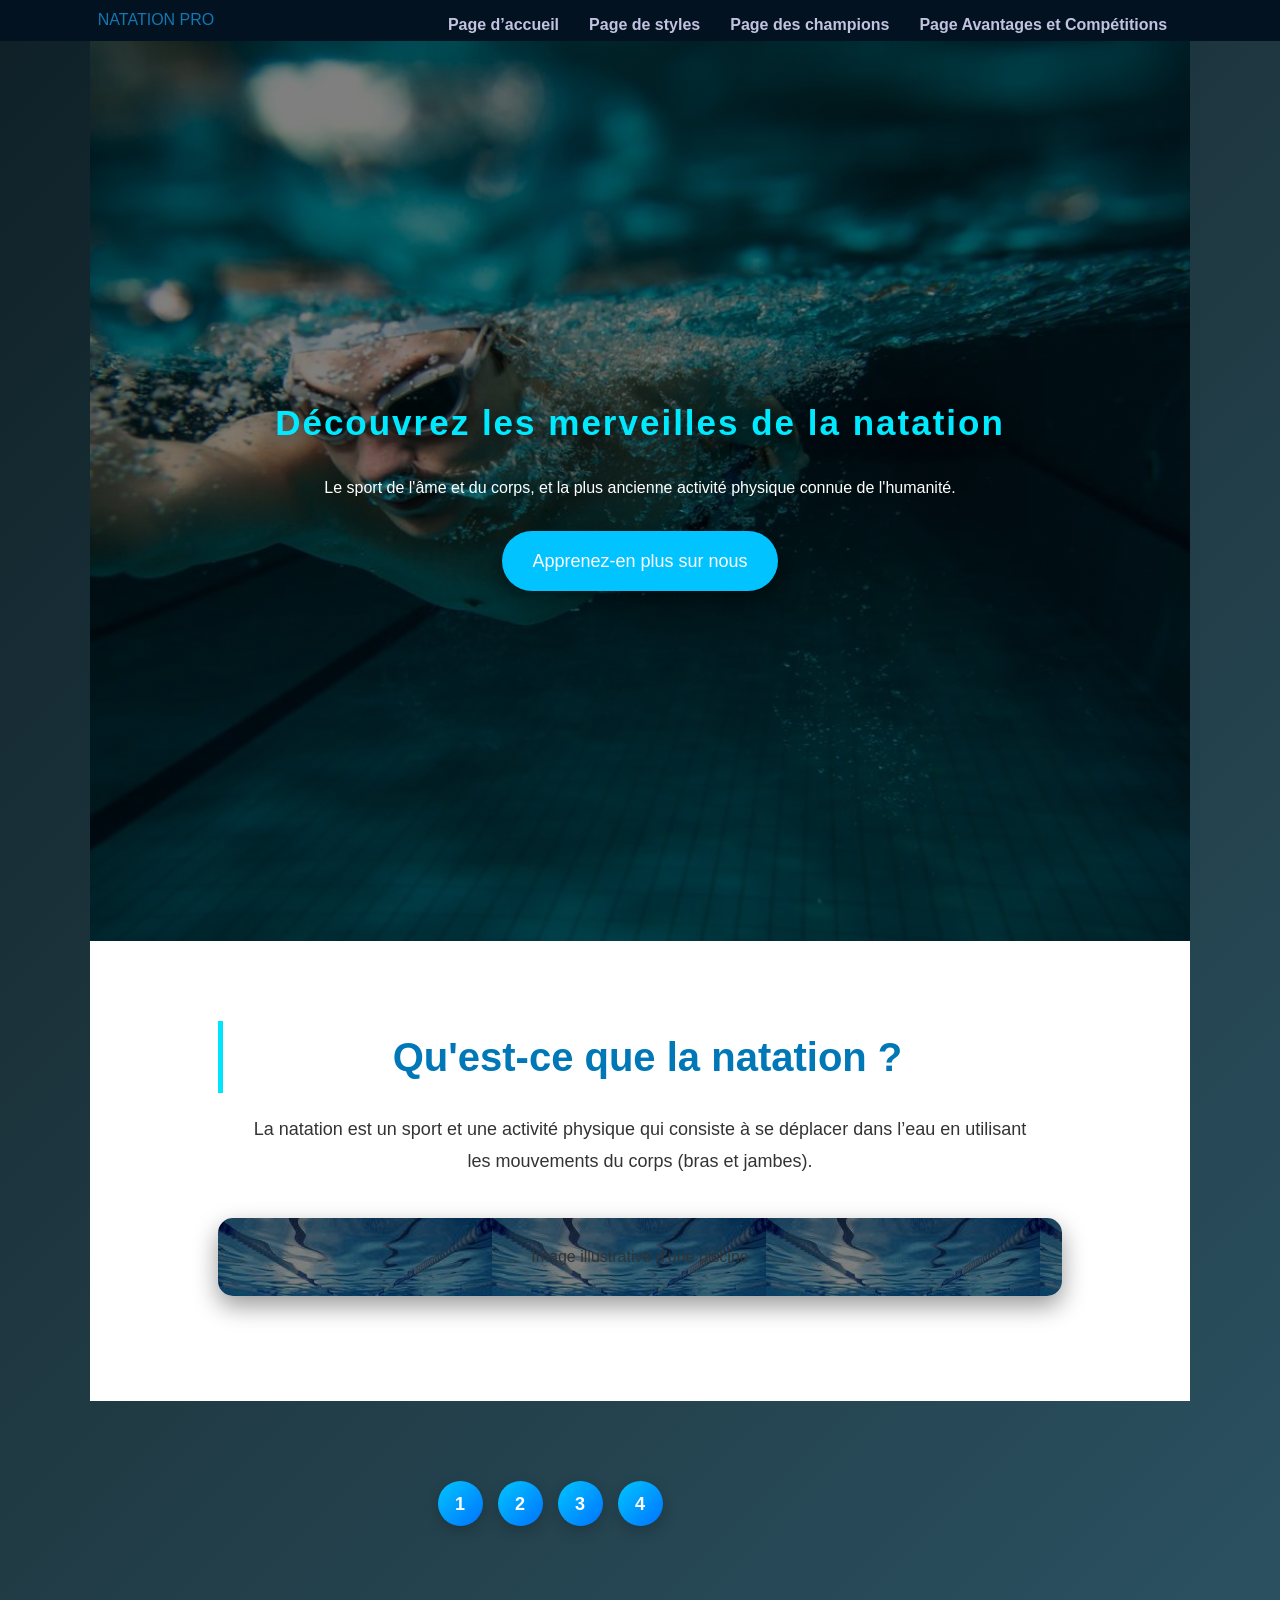
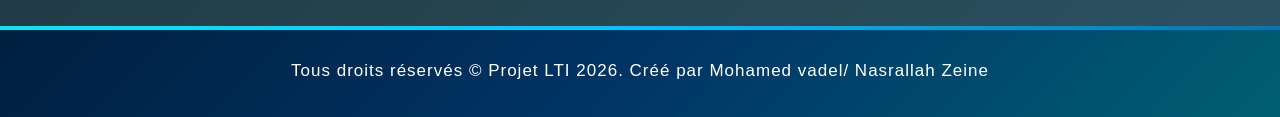
<file: projes html exemene/index.html>
<!DOCTYPE html>
<html lang="fr">
<head>
    <meta charset="UTF-8">
    <meta name="viewport" content="width=device-width, initial-scale=1.0">
    <title>LE MONDE DE LA NATATION</title>
    <link rel="stylesheet" href="style.css">
</head>
<body>
    <header>
      <nav>
         <div class="logo">NATATION PRO</div>
          <ul>
             <li><a href="index.html"> Page d’accueil</a></li>
             <li><a href="styles.html">Page de styles </a></li>
             <li><a href="champions.html">Page des champions</a></li>
             <li><a href="benefits.html">Page Avantages et Compétitions </a> </li>
          </ul>
      </nav>
    </header>
  <Main>
    <Section class="hero" >
        <H1>
            Découvrez les merveilles de la natation
        </H1>
        <P>Le sport de l'âme et du corps, et la plus ancienne activité physique connue de l'humanité.</P>
        <a href="#about" class="btn">Apprenez-en plus sur nous</a>
    </Section>
    <section id="about" class="conten ">
        <h2>
            Qu'est-ce que la natation ?
        </h2>
        <P>
              La natation est un sport et une activité physique qui consiste à se déplacer dans l’eau en utilisant les mouvements du corps (bras et jambes).
        </p>
          <DIv img src="IMAGE/0.jpeg" class="img"> Image illustrative d'une piscine</DIv>
          
          
    </section>
  </Main>
  <section class="bt">
    <a  href="index.html" class="b">1</a>
    <a  href="styles.html" class="b">2</a>
    <a  href="champions.html" class="b">3</a>
    <a  href="benefits.html" class="b">4</a>
  </section>
    <footer>
        <p>Tous droits réservés © Projet LTI 2026. Créé par Mohamed vadel/ Nasrallah Zeine</p>
    </footer>
</body>
</html>
</file>
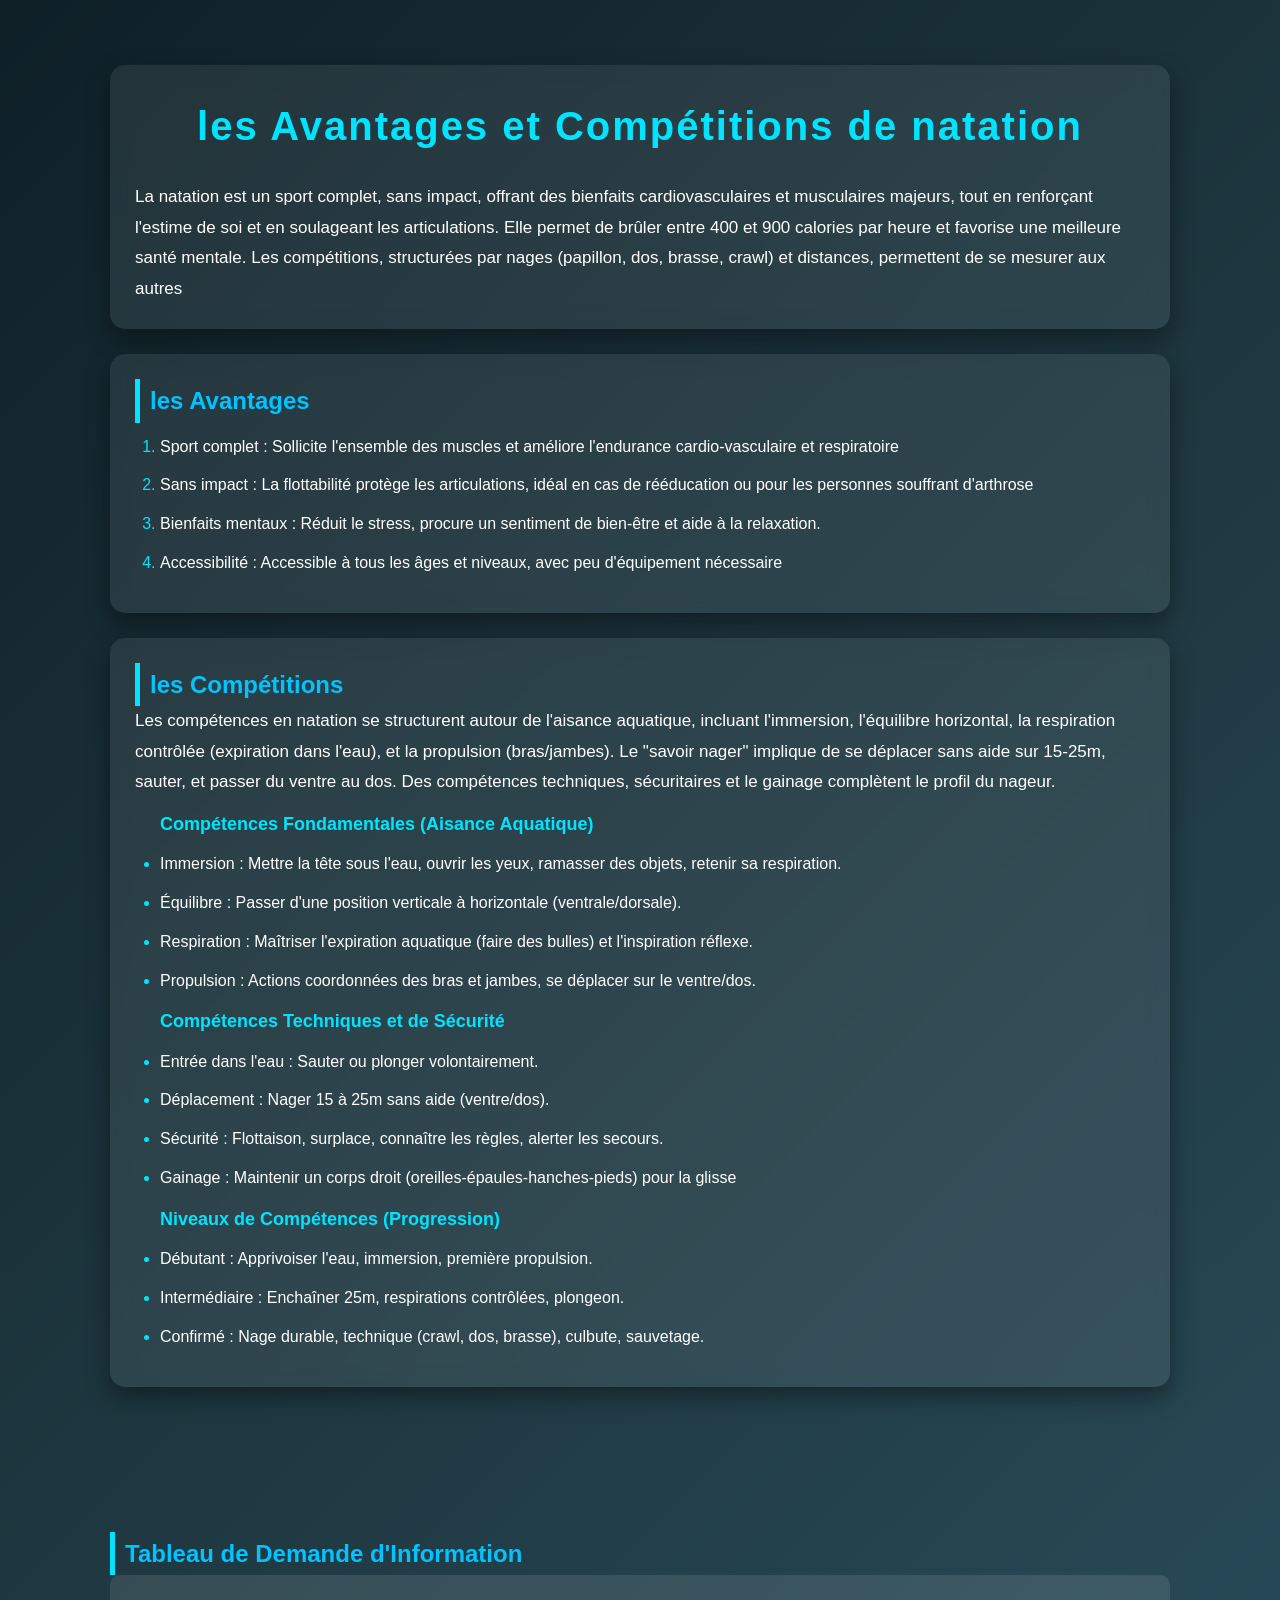
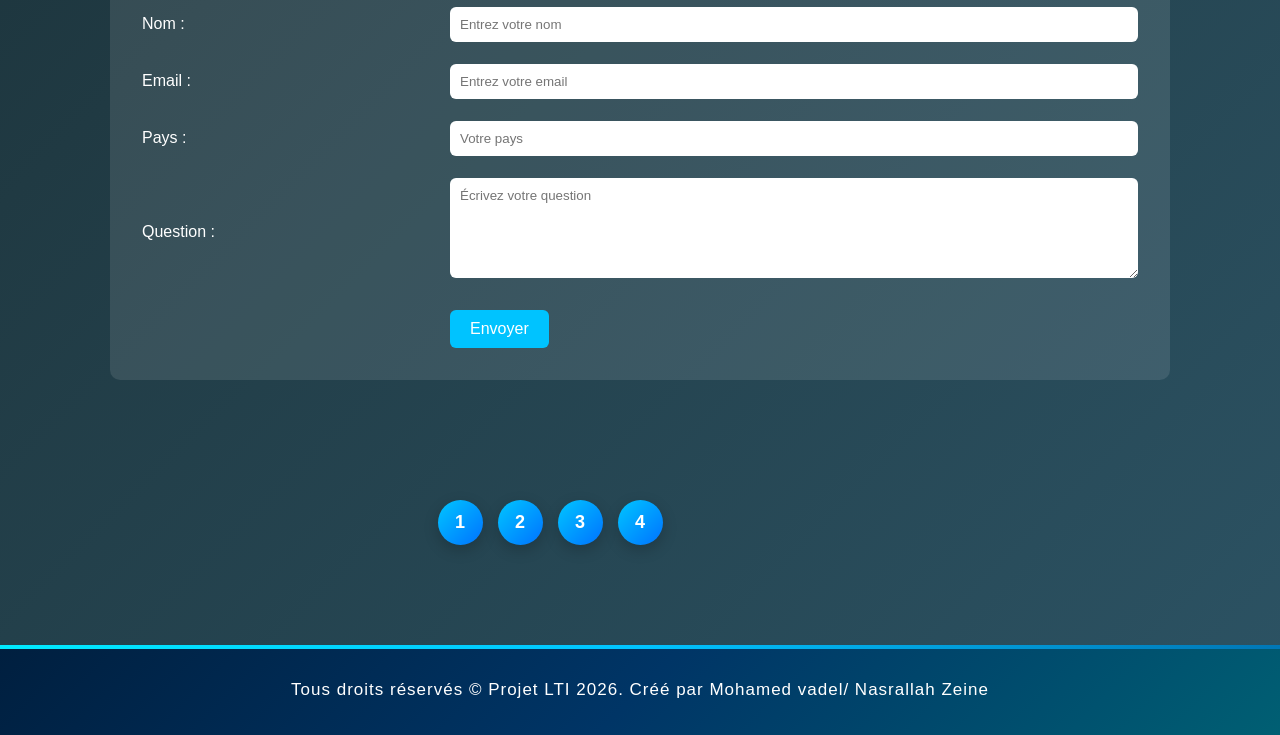
<file: projes html exemene/benefits.html>
<!DOCTYPE html>
<html lang="en">
<head>
    <meta charset="UTF-8">
    <meta name="viewport" content="width=device-width, initial-scale=1.0">
    <title>LE MONDE DE LA NATATION</title>
     <link rel="stylesheet" href="style.css">
</head>
<body>
    <section>
       <div> <h1>
            les Avantages et Compétitions de natation
        </h1>
        <p>La natation est un sport complet, sans impact, offrant des bienfaits cardiovasculaires et musculaires majeurs, tout en renforçant l'estime de soi et en soulageant les articulations. Elle permet de brûler entre 400 et 900 calories par heure et favorise une meilleure santé mentale. Les compétitions, structurées par nages (papillon, dos, brasse, crawl) et distances, permettent de se mesurer aux autres</p>
    </div>
    <div>
        <h2> les Avantages</h2>
        <ol>
            <li>Sport complet : Sollicite l'ensemble des muscles et améliore l'endurance cardio-vasculaire et respiratoire</li>
            <li>Sans impact : La flottabilité protège les articulations, idéal en cas de rééducation ou pour les personnes souffrant d'arthrose</li>
            <li>Bienfaits mentaux : Réduit le stress, procure un sentiment de bien-être et aide à la relaxation.</li>
            <li>Accessibilité : Accessible à tous les âges et niveaux, avec peu d'équipement nécessaire</li>
            
        </ol>
     </div>
     <div>
       <h2>
           les  Compétitions
       </h2>
       <p>
             Les compétences en natation se structurent autour de l'aisance aquatique, incluant l'immersion, l'équilibre horizontal, la respiration contrôlée (expiration dans l'eau), et la propulsion (bras/jambes). Le "savoir nager" implique de se déplacer sans aide sur 15-25m, sauter, et passer du ventre au dos. Des compétences techniques, sécuritaires et le gainage complètent le profil du nageur.
       </p>
       <ul>
            <lh>
              Compétences Fondamentales (Aisance Aquatique)
            </lh>
            <li>Immersion : Mettre la tête sous l'eau, ouvrir les yeux, ramasser des objets, retenir sa respiration.</li>
            <li>Équilibre : Passer d'une position verticale à horizontale (ventrale/dorsale).</li>
            <li> Respiration : Maîtriser l'expiration aquatique (faire des bulles) et l'inspiration réflexe. </li>
            <li> Propulsion : Actions coordonnées des bras et jambes, se déplacer sur le ventre/dos. </li>
        </ul>
        <ul>
           <lh>Compétences Techniques et de Sécurité</lh> 
           <li>Entrée dans l'eau : Sauter ou plonger volontairement.</li>
           <li>Déplacement : Nager 15 à 25m sans aide (ventre/dos).</li>
           <li> Sécurité : Flottaison, surplace, connaître les règles, alerter les secours.</li>
           <li> Gainage : Maintenir un corps droit (oreilles-épaules-hanches-pieds) pour la glisse</li>
        </ul>
        <ul>
           <lh>Niveaux de Compétences (Progression)</lh> 
           <li>Débutant : Apprivoiser l'eau, immersion, première propulsion.</li>
           <li>Intermédiaire : Enchaîner 25m, respirations contrôlées, plongeon.</li>
           <li> Confirmé : Nage durable, technique (crawl, dos, brasse), culbute, sauvetage. </li>
        </ul>
    </div>   

    </section>
     <section class="contact">
    <h2>Tableau de Demande d'Information</h2>

    <form>
        <table>
            <tr>
                <td>Nom :</td>
                <td><input type="text" placeholder="Entrez votre nom"></td>
            </tr>

            <tr>
                <td>Email :</td>
                <td><input type="email" placeholder="Entrez votre email"></td>
            </tr>

            <tr>
                <td>Pays :</td>
                <td><input type="text" placeholder="Votre pays"></td>
            </tr>

            <tr>
                <td>Question :</td>
                <td><textarea placeholder="Écrivez votre question"></textarea></td>
            </tr>

            <tr>
                <td></td>
                <td><button type="submit">Envoyer</button></td>
            </tr>
        </table>
    </form>
</section>
<section class="bt">
    <a  href="index.html" class="b">1</a>
    <a  href="styles.html" class="b">2</a>
    <a  href="champions.html" class="b">3</a>
    <a  href="benefits.html" class="b">4</a>
  </section>
    <footer>
        <p>Tous droits réservés © Projet LTI 2026. Créé par Mohamed vadel/ Nasrallah Zeine</p>
    </footer>
</body>
</html>
</file>
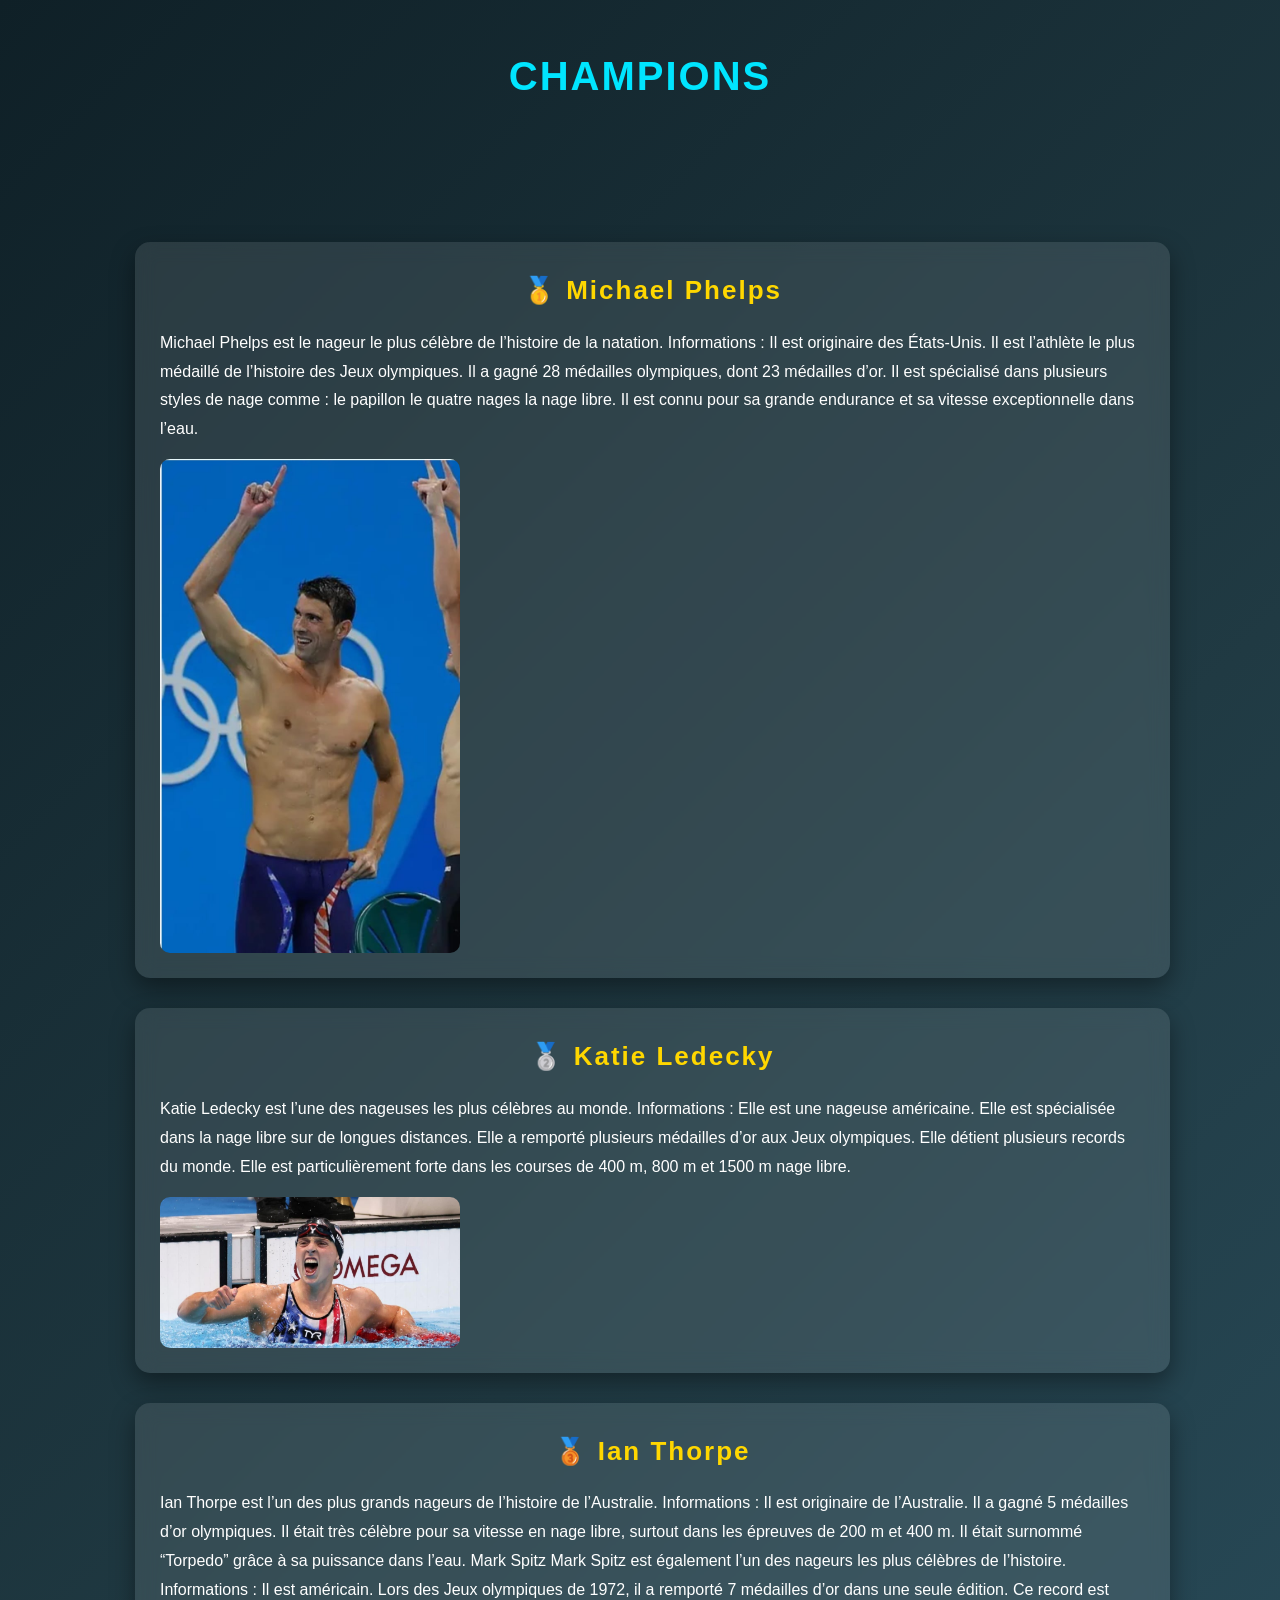
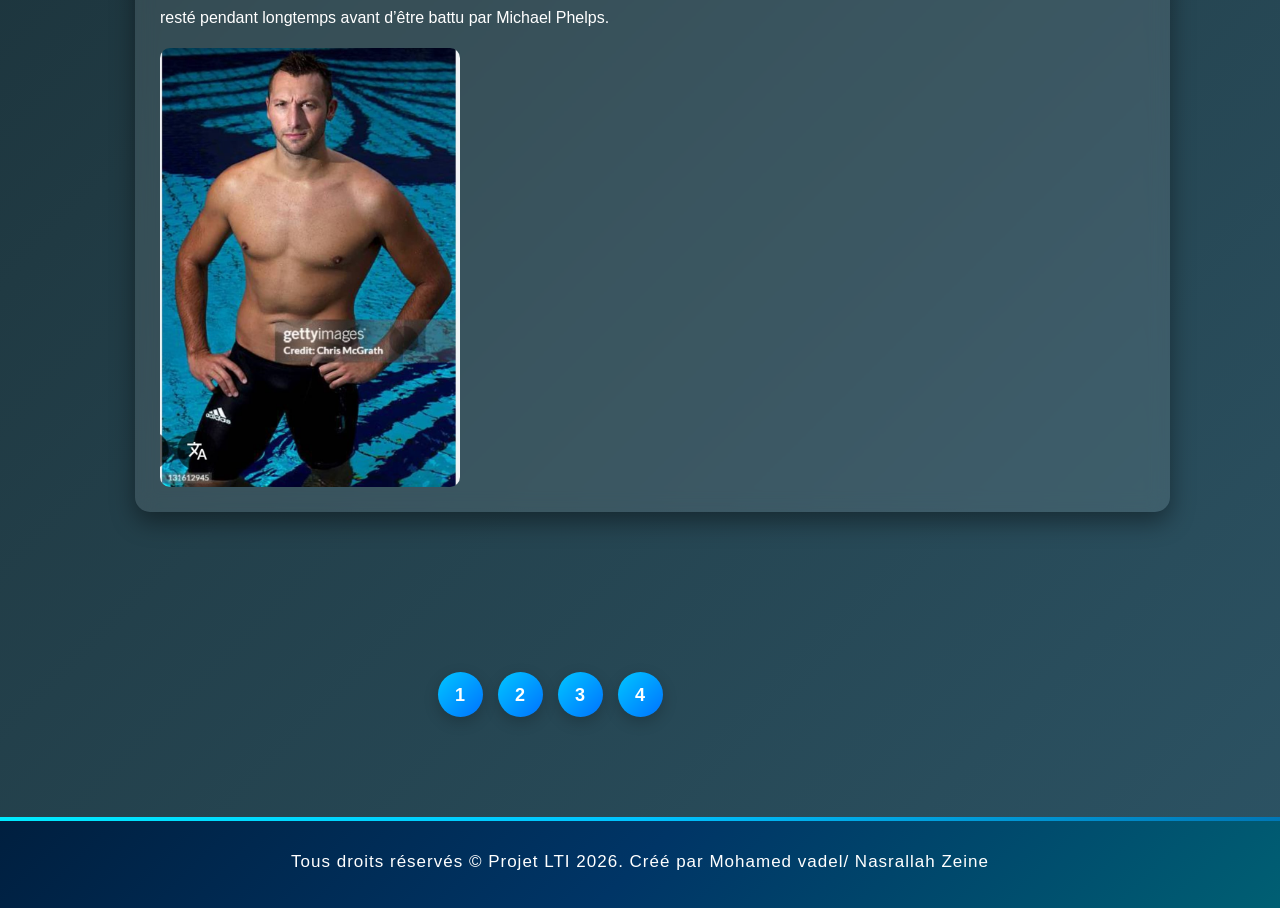
<file: projes html exemene/champions.html>
<!DOCTYPE html>
<html lang="en">
<head>
    <meta charset="UTF-8">
    <meta name="viewport" content="width=device-width, initial-scale=1.0">
    <title>LE MONDE DE LA NATATION</title>
    <link rel="stylesheet" href="style.css">
</head>
<body>
    <section class="cha">
        <h1>champions</h1>
    </section>
    <section class="cham">
        <ul>
            <li> <h1>🥇 Michael Phelps</h1>
Michael Phelps est le nageur le plus célèbre de l’histoire de la natation.
Informations :
Il est originaire des États-Unis.
Il est l’athlète le plus médaillé de l’histoire des Jeux olympiques.
Il a gagné 28 médailles olympiques, dont 23 médailles d’or.
Il est spécialisé dans plusieurs styles de nage comme :
le papillon
le quatre nages
la nage libre.
Il est connu pour sa grande endurance et sa vitesse exceptionnelle dans l’eau.
<img src="IMAGE/3.1.jpeg" >
</li>
            <li> <h1>🥈 Katie Ledecky </h1>
            
Katie Ledecky est l’une des nageuses les plus célèbres au monde.
Informations :
Elle est une nageuse américaine.
Elle est spécialisée dans la nage libre sur de longues distances.
Elle a remporté plusieurs médailles d’or aux Jeux olympiques.
Elle détient plusieurs records du monde.
Elle est particulièrement forte dans les courses de 400 m, 800 m et 1500 m nage libre.
<img src="IMAGE/3.2.jpeg" >
</li>
            <li><h1>🥉 Ian Thorpe</h1>
Ian Thorpe est l’un des plus grands nageurs de l’histoire de l’Australie.
Informations :
Il est originaire de l’Australie.
Il a gagné 5 médailles d’or olympiques.
Il était très célèbre pour sa vitesse en nage libre, surtout dans les épreuves de 200 m et 400 m.
Il était surnommé “Torpedo” grâce à sa puissance dans l’eau.
 Mark Spitz
Mark Spitz est également l’un des nageurs les plus célèbres de l’histoire.
Informations :
Il est américain.
Lors des Jeux olympiques de 1972, il a remporté 7 médailles d’or dans une seule édition.
Ce record est resté pendant longtemps avant d’être battu par Michael Phelps.
<img src="IMAGE/3.3.jpeg" >
</li>
    
  
    </section>
<section class="bt">
    <a  href="index.html" class="b">1</a>
    <a  href="styles.html" class="b">2</a>
    <a  href="champions.html" class="b">3</a>
    <a  href="benefits.html" class="b">4</a>
  </section>
     <footer>
        <p>Tous droits réservés © Projet LTI 2026. Créé par Mohamed vadel/ Nasrallah Zeine</p>
    </footer>
</body>
</html>
</file>
<file: projes html exemene/style.css>
body {
    font-family: Arial, sans-serif;
    margin: 0;
    padding: 0%;
    line-height: 1.6;
    background-color: rgb(227, 232, 237);
}
header {
    background-color:rgb(2, 18, 33);
    color: #1377b1;
    padding: 1px; ;
}
nav {
    display:flex;
    justify-content: space-around ;
    align-items:center ;
}
nav ul{
    list-style: none;
    display: flex;
}
nav ul li{
    margin:0 15px;
}
nav ul li a{
    color:rgb(195, 195, 224) ;
    text-decoration: none;
    font-weight: bold ;

}
nav ul li a.active{
    border-bottom: 2px solid wheat;
}




.hero{
    height:100vh;
    display:flex;
    flex-direction:column;
    justify-content:center;
    align-items:center;
    text-align:center;
    padding:20px;
    background:linear-gradient(rgba(0,0,0,0.5),rgba(0,0,0,0.5)),
    url("IMAGE/1.jpeg");
    background-size:cover;
    background-position:center;
}


.hero h1{
    font-size:55px;
    margin-bottom:20px;
    color:#00eaff;
    text-shadow:0 5px 20px rgba(0,0,0,0.7);
}


.hero p{
    font-size:20px;
    max-width:700px;
    margin-bottom:30px;
    line-height:1.7;
}


.btn{
    background:#00c3ff;
    color:white;
    padding:14px 30px;
    font-size:18px;
    border-radius:30px;
    text-decoration:none;
    transition:0.4s;
    box-shadow:0 8px 25px rgba(0,0,0,0.5);
}

.btn:hover{
    background:#008ecf;
    transform:translateY(-4px);
}

.conten{
    padding:80px 10%;
    background:white;
    color:#333;
    text-align:center;
}


.conten h2{
    font-size:40px;
    margin-bottom:20px;
    color:#0077b6;
}


.conten p{
    font-size:18px;
    max-width:800px;
    margin:auto;
    line-height:1.8;
}


.img{
    margin-top:40px;
    background:linear-gradient(rgba(0,0,0,0.5),rgba(0,0,0,0.5)),
    url("IMAGE/0.jpeg");

}

.img img{
    width:70%;
    border-radius:15px;
    box-shadow:0 15px 40px rgba(0,0,0,0.3);
    transition:0.4s;
}

.img img:hover{
    transform:scale(1.05);
}


.hero h1{
    font-size:35px;
}

.hero p{
    font-size:16px;
}

.img img{
    width:100%;
}



body {
    margin: 0;
    padding: 0;
    font-family: Arial, Helvetica, sans-serif;
    background: linear-gradient(to right, #e0f7fa, #ffffff);
}
    .med{
    background-image: linear-gradient(rgba(0,0,0,0.5), rgba(0,0,0,0.5)), url(IMAGE/2.png);
    background-size: cover;
    height: 400px;
    display: flex;
    flex-direction: column;
    justify-content: center;
    align-items: center;
    color: white;
    text-align: center;
    }
    



.papillon {
    display: flex;
    justify-content: center;
    align-items: center;
    padding: 60px 20px;
}


.papillon div {
    background: white;
    max-width: 800px;
    padding: 30px;
    border-radius: 15px;
    box-shadow: 0 10px 30px rgba(0, 0, 0, 0.1);
    text-align: center;
    transition: transform 0.3s ease;
}


.papillon div:hover {
    transform: translateY(-5px);
}


.papillon h2 {
    color: #0077b6;
    font-size: 28px;
    margin-bottom: 15px;
}


.papillon ul {
    list-style: none;
    padding: 0;
    margin: 0;
}


.papillon p {
    font-size: 16px;
    line-height: 1.8;
    color: #444;
    margin-bottom: 20px;
}


.papillon video {
    width: 100%;
    max-width: 500px;
    border-radius: 12px;
    box-shadow: 0 8px 20px rgba(0, 0, 0, 0.15);
}


.dos {
    display: flex;
    justify-content: center;
    align-items: center;
    padding: 60px 20px;
}


.dos div {
    background: white;
    max-width: 800px;
    padding: 30px;
    border-radius: 15px;
    box-shadow: 0 10px 30px rgba(0, 0, 0, 0.1);
    text-align: center;
    transition: transform 0.3s ease;
}


.dos div:hover {
    transform: translateY(-5px);
}


.dos h2 {
    color: #0077b6;
    font-size: 28px;
    margin-bottom: 15px;
}


.dos ul {
    list-style: none;
    padding: 0;
    margin: 0;
}


.dos p {
    font-size: 16px;
    line-height: 1.8;
    color: #444;
    margin-bottom: 20px;
}


.dos video {
    width: 100%;
    max-width: 500px;
    border-radius: 12px;
    box-shadow: 0 8px 20px rgba(0, 0, 0, 0.15);
}


.brasse {
    display: flex;
    justify-content: center;
    align-items: center;
    padding: 60px 20px;
}

.brasse div {
    background: white;
    max-width: 800px;
    padding: 30px;
    border-radius: 15px;
    box-shadow: 0 10px 30px rgba(0, 0, 0, 0.1);
    text-align: center;
    transition: transform 0.3s ease;
}


.brasse div:hover {
    transform: translateY(-5px);
}


.brasse h2 {
    color: #276e94;
    font-size: 28px;
    margin-bottom: 15px;
}


.brasse ul {
    list-style: none;
    padding: 0;
    margin: 0;
}


.brasse p {
    font-size: 16px;
    line-height: 1.8;
    color: #444;
    margin-bottom: 20px;
}


.brasse video {
    width: 100%;
    max-width: 500px;
    border-radius: 12px;
    box-shadow: 0 8px 20px rgba(0, 0, 0, 0.15);
}



/* إعدادات عامة */
* {
    margin: 0;
    padding: 0;
    box-sizing: border-box;
    font-family: Arial, Helvetica, sans-serif;
}

body {
    background: linear-gradient(to right, #0f2027, #203a43, #2c5364);
    color: white;
    line-height: 1.8;
}


.cha {
    text-align: center;
    padding: 40px 0;
}

.cha h1 {
    font-size: 40px;
    letter-spacing: 2px;
    text-transform: uppercase;
    color: #00e5ff;
}


.cham {
    width: 90%;
    margin: auto;
    padding-bottom: 50px;
}

.cham ul {
    list-style: none;
}

.cham li {
    background: rgba(255, 255, 255, 0.1);
    margin: 30px 0;
    padding: 25px;
    border-radius: 15px;
    backdrop-filter: blur(10px);
    transition: 0.4s;
    box-shadow: 0 10px 25px rgba(0,0,0,0.4);
}

.cham li:hover {
    transform: scale(1.03);
}

.cham h1 {
    color: #ffd700;
    margin-bottom: 15px;
    font-size: 26px;
}

.cham img {
    width: 100%;
    max-width: 300px;
    margin-top: 15px;
    border-radius: 10px;
    display: block;
}

body{
    font-family: Arial, Helvetica, sans-serif;
    background: linear-gradient(135deg,#0f2027,#203a43,#2c5364);
    margin:0;
    padding:0;
    color:white;
}


section{
    width:90%;
    max-width:1100px;
    margin:auto;
    padding:40px 20px;
}


h1{
    text-align:center;
    font-size:40px;
    margin-bottom:20px;
    color:#00e5ff;
    letter-spacing:2px;
}

h2{
    color:#00c3ff;
    border-left:5px solid #00e5ff;
    padding-left:10px;
}


section div{
    background:rgba(255,255,255,0.08);
    padding:25px;
    margin:25px 0;
    border-radius:15px;
    backdrop-filter: blur(10px);
    box-shadow:0 10px 25px rgba(0,0,0,0.4);
    transition:0.4s;
}


section div:hover{
    transform:translateY(-8px);
    box-shadow:0 20px 40px rgba(0,0,0,0.6);
}

p{
    line-height:1.8;
    font-size:17px;
}


ul,ol{
    margin-top:10px;
    padding-left:25px;
}

li{
    margin:10px 0;
    font-size:16px;
}


lh{
    font-weight:bold;
    color:#00e5ff;
    display:block;
    margin-bottom:10px;
    font-size:18px;
}


li::marker{
    color:#00e5ff;
}

.contact{
    margin-top:40px;
}

table{
    width:100%;
    background:rgba(255,255,255,0.1);
    padding:20px;
    border-radius:10px;
}

td{
    padding:10px;
}

input, textarea{
    width:100%;
    padding:10px;
    border:none;
    border-radius:6px;
    outline:none;
}

textarea{
    height:100px;
}

button{
    background:#00c3ff;
    color:white;
    padding:10px 20px;
    border:none;
    border-radius:6px;
    cursor:pointer;
    font-size:16px;
}

button:hover{
    background:#0099cc;
}

.bt{
    display: flex;
    justify-content: center;
    align-items: center;
    gap: 15px;
    margin: 40px 0;
    flex-wrap: wrap;
}

.bt .b{
    width: 45px;
    height: 45px;
    background: linear-gradient(135deg,#00c6ff,#0072ff);
    color: white;
    text-decoration: none;
    font-size: 18px;
    font-weight: bold;
    border-radius: 50%;
    display: flex;
    align-items: center;
    justify-content: center;
    transition: 0.3s;
    box-shadow: 0 5px 15px rgba(0,0,0,0.2);
}

.bt .b:hover{
    transform: translateY(-5px) scale(1.1);
    background: linear-gradient(135deg,#ff512f,#dd2476);
    box-shadow: 0 10px 25px rgba(0,0,0,0.3);
}

.bt .b.active{
    background: linear-gradient(135deg,#00ff87,#60efff);
    color: #000;
}




footer{
    background: linear-gradient(135deg,#001f3f,#003566,#005f73);
    color:white;
    text-align:center;
    padding:30px 20px;
    font-size:16px;
    position:relative;
    margin-top:60px;
}

footer::before{
    content:"";
    position:absolute;
    top:0;
    left:0;
    width:100%;
    height:4px;
    background:linear-gradient(90deg,#00eaff,#00c3ff,#0077b6);
}

footer p{
    margin:0;
    letter-spacing:1px;
    line-height:1.8;
}

footer p:hover{
    color:#00eaff;
    transition:0.3s;
}


@media (max-width:768px){

footer{
    padding:25px 15px;
    font-size:14px;
}

footer p{
    line-height:1.6;
}

}
</file>
